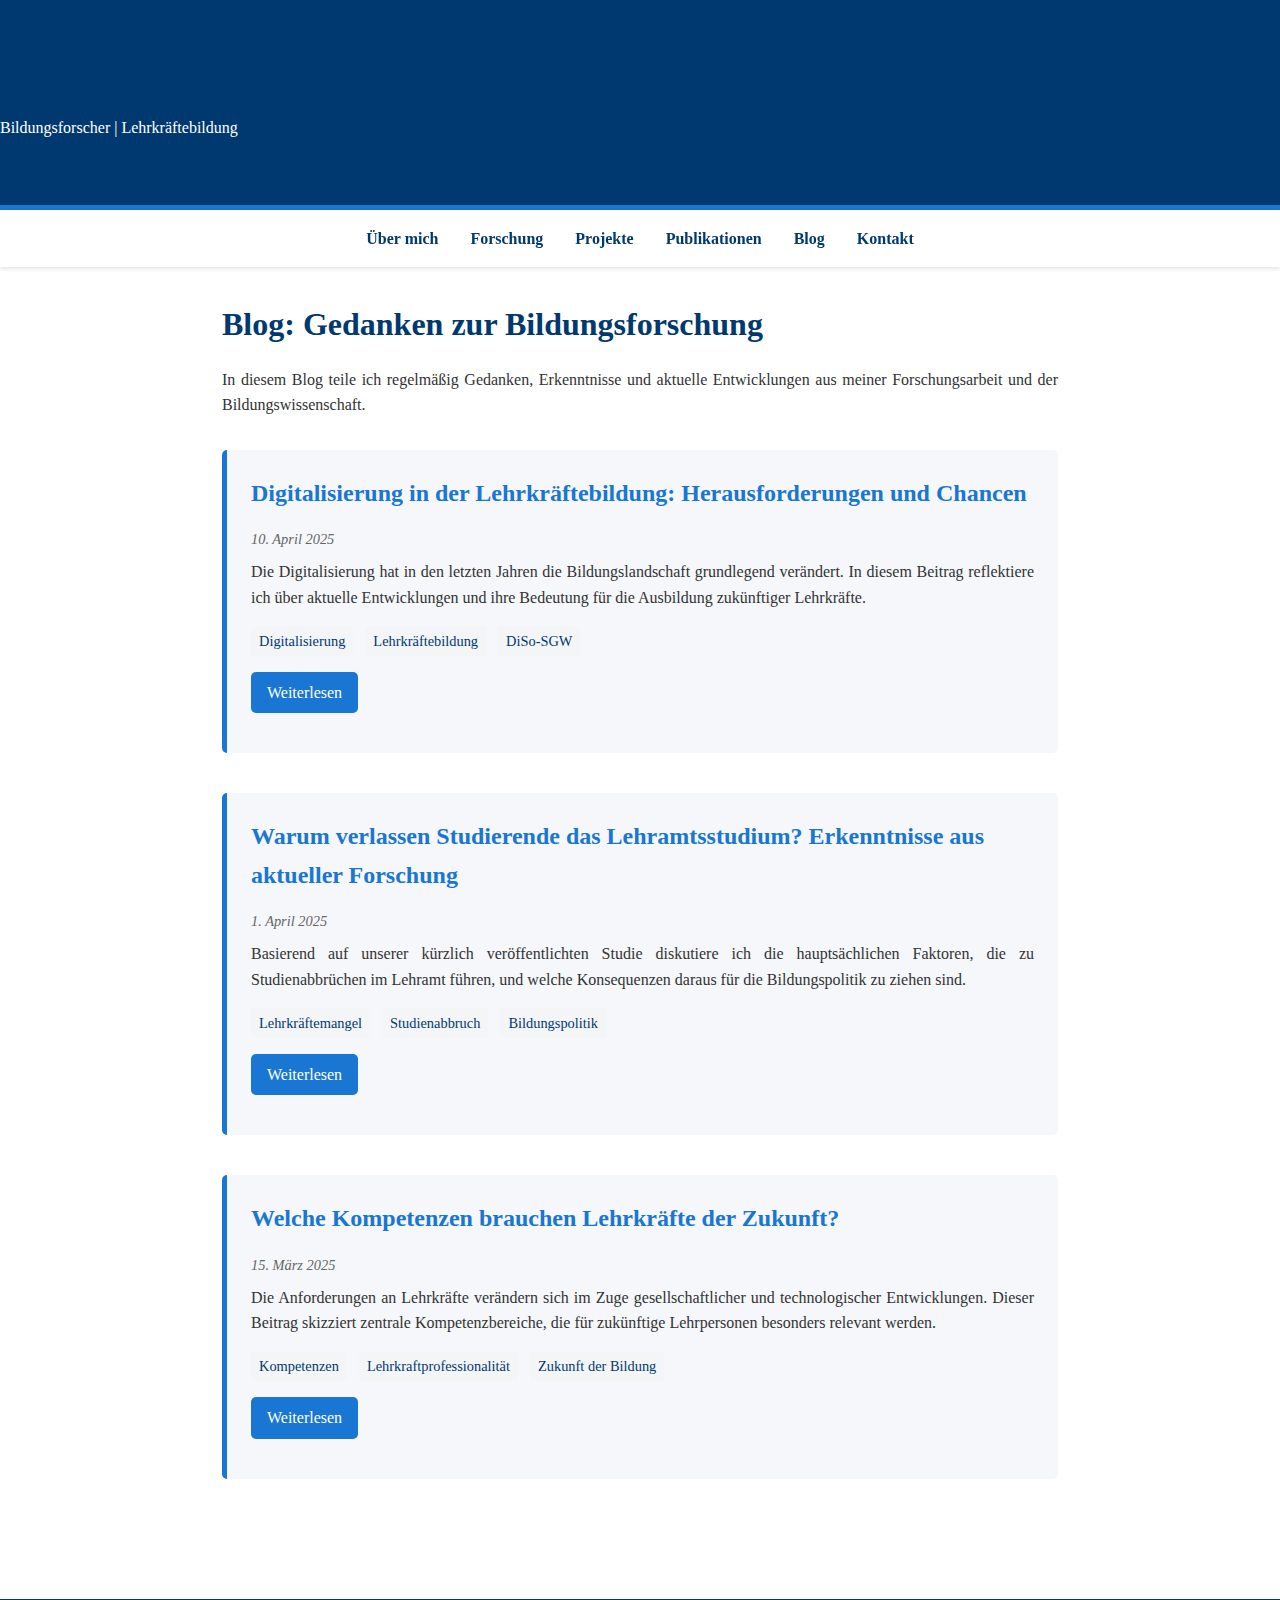
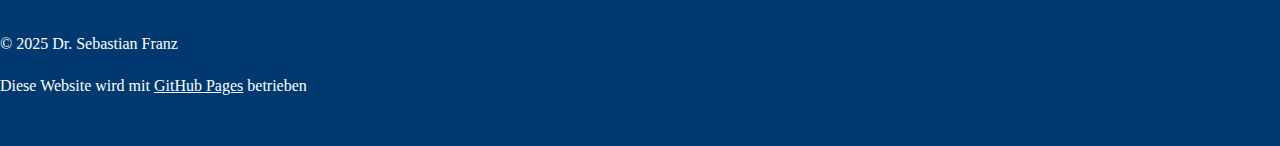
<file: blog.index.html>
<!DOCTYPE html>
<html lang="de">
<head>
    <meta charset="UTF-8">
    <meta name="viewport" content="width=device-width, initial-scale=1.0">
    <title>Blog | Dr. Sebastian Franz</title>
    <link rel="stylesheet" href="../styles.css">
    <style>
        .blog-container {
            max-width: 900px;
            margin: 0 auto;
        }
        
        .blog-list {
            margin-top: 2rem;
        }
        
        .blog-item {
            margin-bottom: 2.5rem;
            padding: 1.5rem;
            background-color: var(--light-bg);
            border-radius: 5px;
            border-left: 5px solid var(--secondary-color);
        }
        
        .blog-date {
            color: #666;
            font-style: italic;
            margin-bottom: 0.5rem;
        }
        
        .blog-tags {
            margin-top: 1rem;
        }
        
        .tag {
            display: inline-block;
            background-color: var(--accent-color);
            padding: 0.2rem 0.5rem;
            border-radius: 3px;
            margin-right: 0.5rem;
            font-size: 0.9rem;
            color: var(--primary-color);
        }
    </style>
</head>
<body>
    <header>
        <h1>Dr. Sebastian Franz</h1>
        <p>Bildungsforscher | Lehrkräftebildung</p>
    </header>
    
    <nav>
        <ul>
            <li><a href="../index.html#about">Über mich</a></li>
            <li><a href="../index.html#research">Forschung</a></li>
            <li><a href="../index.html#projects">Projekte</a></li>
            <li><a href="../index.html#publications">Publikationen</a></li>
            <li><a href="../index.html#blog">Blog</a></li>
            <li><a href="../index.html#contact">Kontakt</a></li>
        </ul>
    </nav>
    
    <div class="container blog-container">
        <h1>Blog: Gedanken zur Bildungsforschung</h1>
        <p>In diesem Blog teile ich regelmäßig Gedanken, Erkenntnisse und aktuelle Entwicklungen aus meiner Forschungsarbeit und der Bildungswissenschaft.</p>
        
        <div class="blog-list">
            <div class="blog-item">
                <h2><a href="digitalisierung-lehrkraeftebildung.html">Digitalisierung in der Lehrkräftebildung: Herausforderungen und Chancen</a></h2>
                <p class="blog-date">10. April 2025</p>
                <p>Die Digitalisierung hat in den letzten Jahren die Bildungslandschaft grundlegend verändert. In diesem Beitrag reflektiere ich über aktuelle Entwicklungen und ihre Bedeutung für die Ausbildung zukünftiger Lehrkräfte.</p>
                <div class="blog-tags">
                    <span class="tag">Digitalisierung</span>
                    <span class="tag">Lehrkräftebildung</span>
                    <span class="tag">DiSo-SGW</span>
                </div>
                <p><a href="digitalisierung-lehrkraeftebildung.html" class="button">Weiterlesen</a></p>
            </div>
            
            <div class="blog-item">
                <h2><a href="studienabbrueche-lehramt.html">Warum verlassen Studierende das Lehramtsstudium? Erkenntnisse aus aktueller Forschung</a></h2>
                <p class="blog-date">1. April 2025</p>
                <p>Basierend auf unserer kürzlich veröffentlichten Studie diskutiere ich die hauptsächlichen Faktoren, die zu Studienabbrüchen im Lehramt führen, und welche Konsequenzen daraus für die Bildungspolitik zu ziehen sind.</p>
                <div class="blog-tags">
                    <span class="tag">Lehrkräftemangel</span>
                    <span class="tag">Studienabbruch</span>
                    <span class="tag">Bildungspolitik</span>
                </div>
                <p><a href="studienabbrueche-lehramt.html" class="button">Weiterlesen</a></p>
            </div>
            
            <div class="blog-item">
                <h2><a href="kompetenzen-zukuenftige-lehrkraefte.html">Welche Kompetenzen brauchen Lehrkräfte der Zukunft?</a></h2>
                <p class="blog-date">15. März 2025</p>
                <p>Die Anforderungen an Lehrkräfte verändern sich im Zuge gesellschaftlicher und technologischer Entwicklungen. Dieser Beitrag skizziert zentrale Kompetenzbereiche, die für zukünftige Lehrpersonen besonders relevant werden.</p>
                <div class="blog-tags">
                    <span class="tag">Kompetenzen</span>
                    <span class="tag">Lehrkraftprofessionalität</span>
                    <span class="tag">Zukunft der Bildung</span>
                </div>
                <p><a href="kompetenzen-zukuenftige-lehrkraefte.html" class="button">Weiterlesen</a></p>
            </div>
        </div>
    </div>
    
    <footer>
        <p>&copy; 2025 Dr. Sebastian Franz</p>
        <p>Diese Website wird mit <a href="https://pages.github.com/" target="_blank">GitHub Pages</a> betrieben</p>
    </footer>

    <script src="../scripts.js"></script>
</body>
</html>
</file>
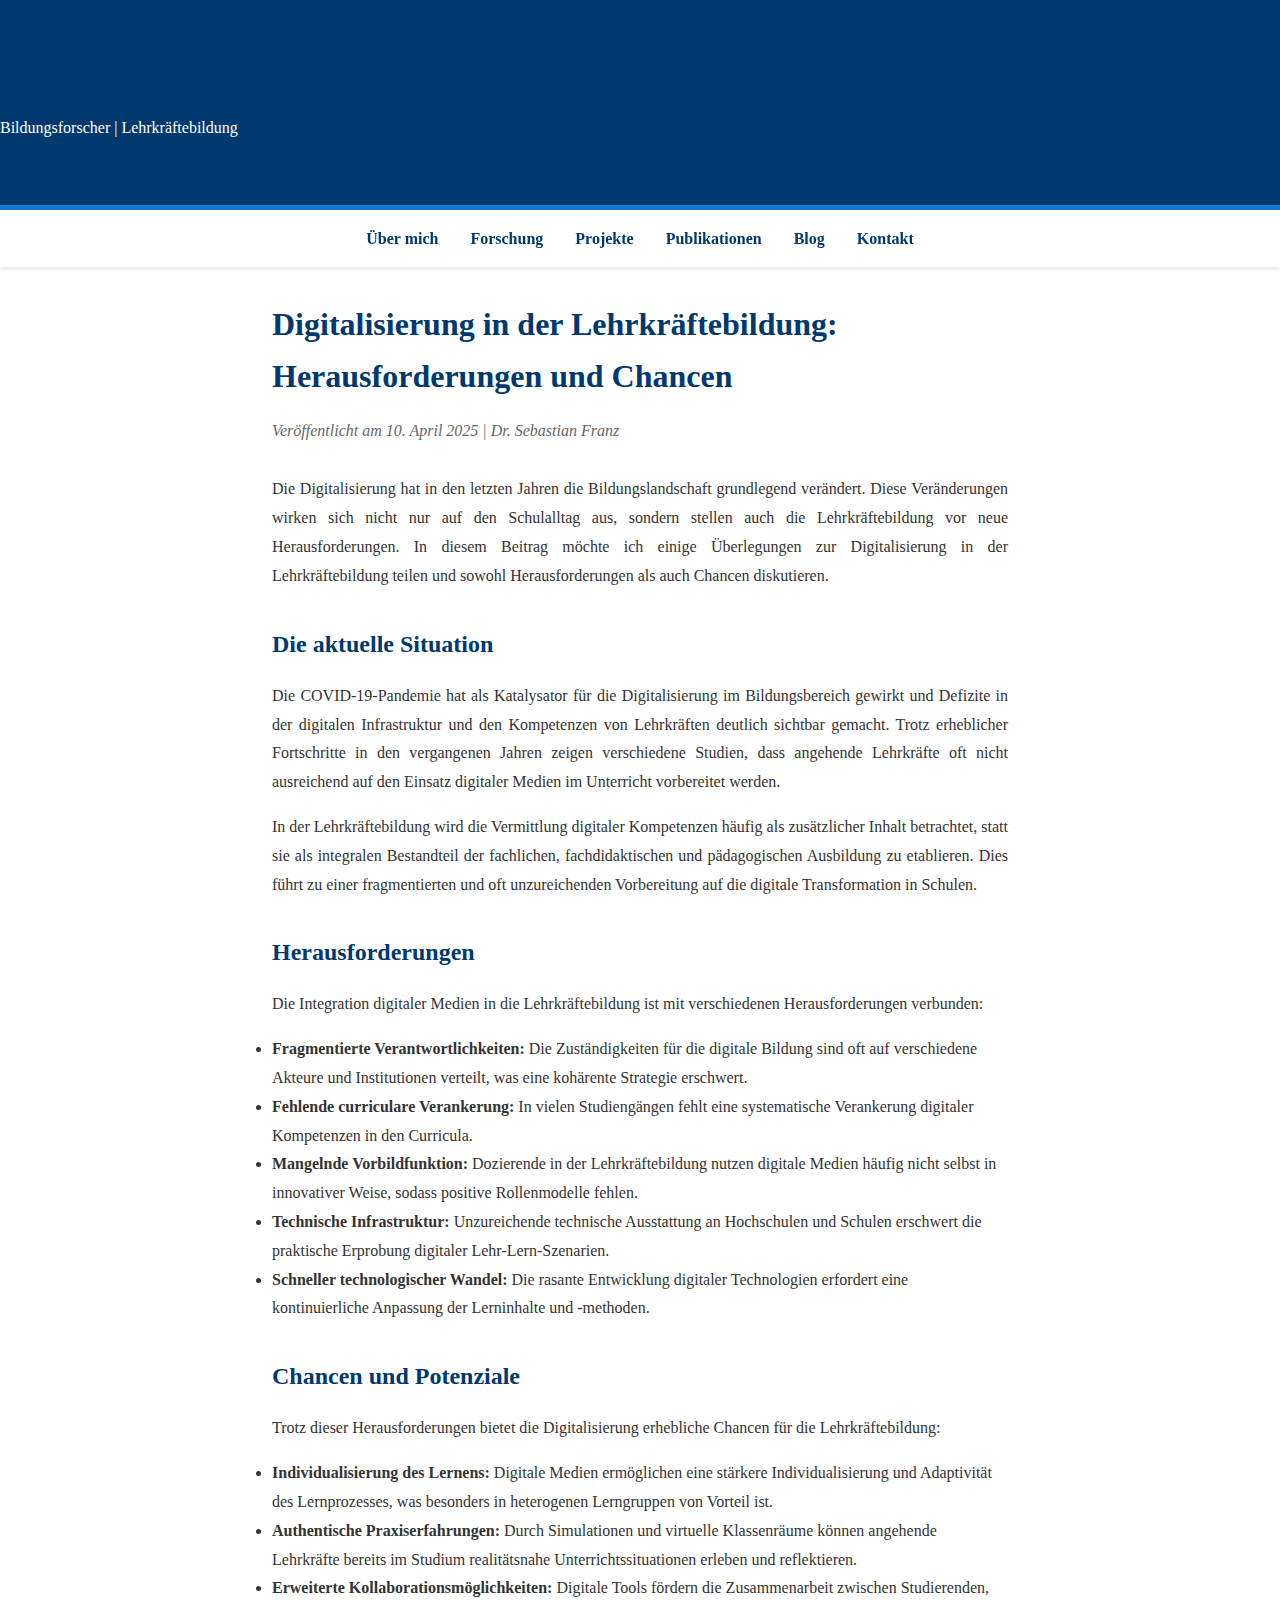
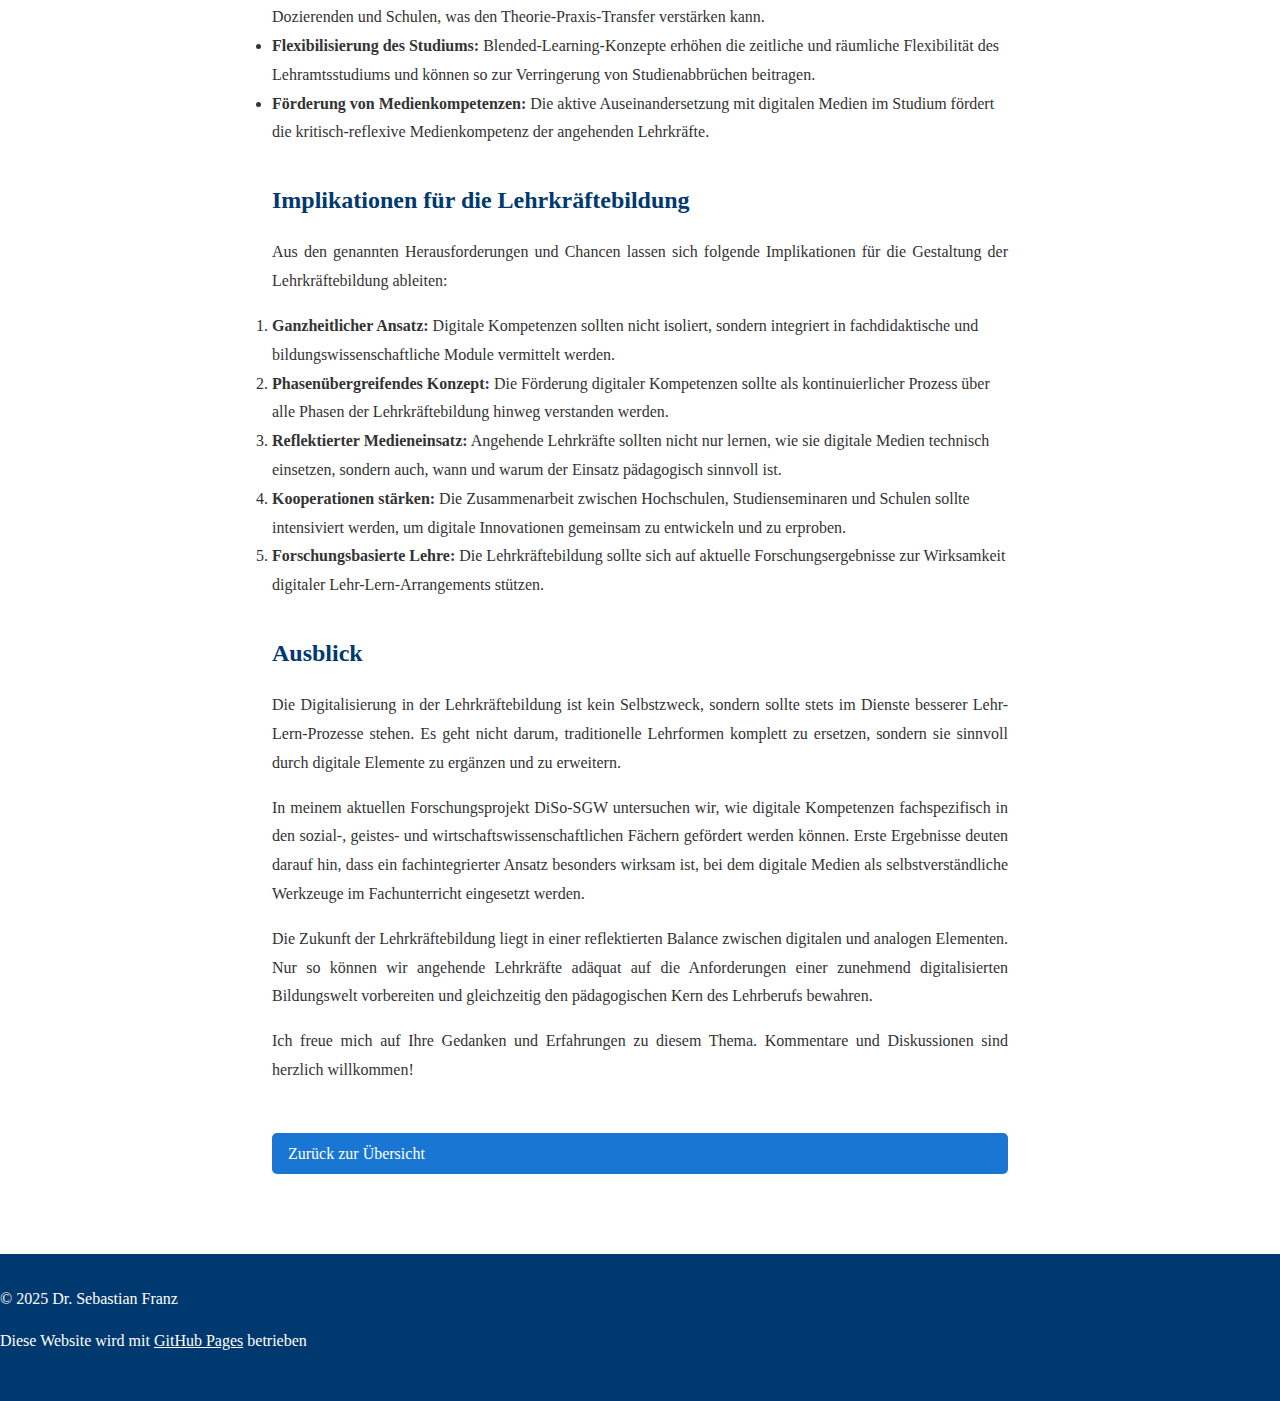
<file: blog.template.html>
<!DOCTYPE html>
<html lang="de">
<head>
    <meta charset="UTF-8">
    <meta name="viewport" content="width=device-width, initial-scale=1.0">
    <title>Digitalisierung in der Lehrkräftebildung: Herausforderungen und Chancen | Dr. Sebastian Franz</title>
    <link rel="stylesheet" href="../styles.css">
    <style>
        .blog-container {
            max-width: 800px;
            margin: 0 auto;
        }
        
        .blog-header {
            margin-bottom: 2rem;
        }
        
        .blog-content {
            line-height: 1.8;
        }
        
        .blog-content h2 {
            margin-top: 2rem;
        }
        
        .blog-meta {
            color: #666;
            font-style: italic;
            margin-bottom: 2rem;
        }
        
        .back-link {
            margin-top: 3rem;
            display: block;
        }
    </style>
</head>
<body>
    <header>
        <h1>Dr. Sebastian Franz</h1>
        <p>Bildungsforscher | Lehrkräftebildung</p>
    </header>
    
    <nav>
        <ul>
            <li><a href="../index.html#about">Über mich</a></li>
            <li><a href="../index.html#research">Forschung</a></li>
            <li><a href="../index.html#projects">Projekte</a></li>
            <li><a href="../index.html#publications">Publikationen</a></li>
            <li><a href="../index.html#blog">Blog</a></li>
            <li><a href="../index.html#contact">Kontakt</a></li>
        </ul>
    </nav>
    
    <div class="container blog-container">
        <article>
            <div class="blog-header">
                <h1>Digitalisierung in der Lehrkräftebildung: Herausforderungen und Chancen</h1>
                <div class="blog-meta">
                    <p>Veröffentlicht am 10. April 2025 | Dr. Sebastian Franz</p>
                </div>
            </div>
            
            <div class="blog-content">
                <p>Die Digitalisierung hat in den letzten Jahren die Bildungslandschaft grundlegend verändert. Diese Veränderungen wirken sich nicht nur auf den Schulalltag aus, sondern stellen auch die Lehrkräftebildung vor neue Herausforderungen. In diesem Beitrag möchte ich einige Überlegungen zur Digitalisierung in der Lehrkräftebildung teilen und sowohl Herausforderungen als auch Chancen diskutieren.</p>
                
                <h2>Die aktuelle Situation</h2>
                <p>Die COVID-19-Pandemie hat als Katalysator für die Digitalisierung im Bildungsbereich gewirkt und Defizite in der digitalen Infrastruktur und den Kompetenzen von Lehrkräften deutlich sichtbar gemacht. Trotz erheblicher Fortschritte in den vergangenen Jahren zeigen verschiedene Studien, dass angehende Lehrkräfte oft nicht ausreichend auf den Einsatz digitaler Medien im Unterricht vorbereitet werden.</p>
                
                <p>In der Lehrkräftebildung wird die Vermittlung digitaler Kompetenzen häufig als zusätzlicher Inhalt betrachtet, statt sie als integralen Bestandteil der fachlichen, fachdidaktischen und pädagogischen Ausbildung zu etablieren. Dies führt zu einer fragmentierten und oft unzureichenden Vorbereitung auf die digitale Transformation in Schulen.</p>
                
                <h2>Herausforderungen</h2>
                <p>Die Integration digitaler Medien in die Lehrkräftebildung ist mit verschiedenen Herausforderungen verbunden:</p>
                
                <ul>
                    <li><strong>Fragmentierte Verantwortlichkeiten:</strong> Die Zuständigkeiten für die digitale Bildung sind oft auf verschiedene Akteure und Institutionen verteilt, was eine kohärente Strategie erschwert.</li>
                    <li><strong>Fehlende curriculare Verankerung:</strong> In vielen Studiengängen fehlt eine systematische Verankerung digitaler Kompetenzen in den Curricula.</li>
                    <li><strong>Mangelnde Vorbildfunktion:</strong> Dozierende in der Lehrkräftebildung nutzen digitale Medien häufig nicht selbst in innovativer Weise, sodass positive Rollenmodelle fehlen.</li>
                    <li><strong>Technische Infrastruktur:</strong> Unzureichende technische Ausstattung an Hochschulen und Schulen erschwert die praktische Erprobung digitaler Lehr-Lern-Szenarien.</li>
                    <li><strong>Schneller technologischer Wandel:</strong> Die rasante Entwicklung digitaler Technologien erfordert eine kontinuierliche Anpassung der Lerninhalte und -methoden.</li>
                </ul>
                
                <h2>Chancen und Potenziale</h2>
                <p>Trotz dieser Herausforderungen bietet die Digitalisierung erhebliche Chancen für die Lehrkräftebildung:</p>
                
                <ul>
                    <li><strong>Individualisierung des Lernens:</strong> Digitale Medien ermöglichen eine stärkere Individualisierung und Adaptivität des Lernprozesses, was besonders in heterogenen Lerngruppen von Vorteil ist.</li>
                    <li><strong>Authentische Praxiserfahrungen:</strong> Durch Simulationen und virtuelle Klassenräume können angehende Lehrkräfte bereits im Studium realitätsnahe Unterrichtssituationen erleben und reflektieren.</li>
                    <li><strong>Erweiterte Kollaborationsmöglichkeiten:</strong> Digitale Tools fördern die Zusammenarbeit zwischen Studierenden, Dozierenden und Schulen, was den Theorie-Praxis-Transfer verstärken kann.</li>
                    <li><strong>Flexibilisierung des Studiums:</strong> Blended-Learning-Konzepte erhöhen die zeitliche und räumliche Flexibilität des Lehramtsstudiums und können so zur Verringerung von Studienabbrüchen beitragen.</li>
                    <li><strong>Förderung von Medienkompetenzen:</strong> Die aktive Auseinandersetzung mit digitalen Medien im Studium fördert die kritisch-reflexive Medienkompetenz der angehenden Lehrkräfte.</li>
                </ul>
                
                <h2>Implikationen für die Lehrkräftebildung</h2>
                <p>Aus den genannten Herausforderungen und Chancen lassen sich folgende Implikationen für die Gestaltung der Lehrkräftebildung ableiten:</p>
                
                <ol>
                    <li><strong>Ganzheitlicher Ansatz:</strong> Digitale Kompetenzen sollten nicht isoliert, sondern integriert in fachdidaktische und bildungswissenschaftliche Module vermittelt werden.</li>
                    <li><strong>Phasenübergreifendes Konzept:</strong> Die Förderung digitaler Kompetenzen sollte als kontinuierlicher Prozess über alle Phasen der Lehrkräftebildung hinweg verstanden werden.</li>
                    <li><strong>Reflektierter Medieneinsatz:</strong> Angehende Lehrkräfte sollten nicht nur lernen, wie sie digitale Medien technisch einsetzen, sondern auch, wann und warum der Einsatz pädagogisch sinnvoll ist.</li>
                    <li><strong>Kooperationen stärken:</strong> Die Zusammenarbeit zwischen Hochschulen, Studienseminaren und Schulen sollte intensiviert werden, um digitale Innovationen gemeinsam zu entwickeln und zu erproben.</li>
                    <li><strong>Forschungsbasierte Lehre:</strong> Die Lehrkräftebildung sollte sich auf aktuelle Forschungsergebnisse zur Wirksamkeit digitaler Lehr-Lern-Arrangements stützen.</li>
                </ol>
                
                <h2>Ausblick</h2>
                <p>Die Digitalisierung in der Lehrkräftebildung ist kein Selbstzweck, sondern sollte stets im Dienste besserer Lehr-Lern-Prozesse stehen. Es geht nicht darum, traditionelle Lehrformen komplett zu ersetzen, sondern sie sinnvoll durch digitale Elemente zu ergänzen und zu erweitern.</p>
                
                <p>In meinem aktuellen Forschungsprojekt DiSo-SGW untersuchen wir, wie digitale Kompetenzen fachspezifisch in den sozial-, geistes- und wirtschaftswissenschaftlichen Fächern gefördert werden können. Erste Ergebnisse deuten darauf hin, dass ein fachintegrierter Ansatz besonders wirksam ist, bei dem digitale Medien als selbstverständliche Werkzeuge im Fachunterricht eingesetzt werden.</p>
                
                <p>Die Zukunft der Lehrkräftebildung liegt in einer reflektierten Balance zwischen digitalen und analogen Elementen. Nur so können wir angehende Lehrkräfte adäquat auf die Anforderungen einer zunehmend digitalisierten Bildungswelt vorbereiten und gleichzeitig den pädagogischen Kern des Lehrberufs bewahren.</p>
                
                <p>Ich freue mich auf Ihre Gedanken und Erfahrungen zu diesem Thema. Kommentare und Diskussionen sind herzlich willkommen!</p>
            </div>
            
            <a href="../index.html#blog" class="back-link button">Zurück zur Übersicht</a>
        </article>
    </div>
    
    <footer>
        <p>&copy; 2025 Dr. Sebastian Franz</p>
        <p>Diese Website wird mit <a href="https://pages.github.com/" target="_blank">GitHub Pages</a> betrieben</p>
    </footer>

    <script src="../scripts.js"></script>
</body>
</html>
</file>
<file: styles.css>
:root {
    --primary-color: #00396f;
    --secondary-color: #1976d2;
    --accent-color: #f4f5f7;
    --text-color: #333;
    --light-bg: #f5f7fa;
    --border-color: #e0e0e0;
}

* {
    margin: 0;
    padding: 0;
    box-sizing: border-box;
}

body {
    font-family: 'Times New Roman', Times, serif;
    line-height: 1.6;
    color: var(--text-color);
    background-color: #fff;
}

/* Typography */
h1, h2, h3, h4, h5, h6 {
    font-family: 'Georgia', serif;
    margin-bottom: 1rem;
    color: var(--primary-color);
}

p {
    margin-bottom: 1rem;
    text-align: justify;
}

a {
    color: var(--secondary-color);
    text-decoration: none;
    transition: color 0.3s;
}

a:hover {
    color: var(--primary-color);
    text-decoration: underline;
}

/* Layout */
header {
    background-color: var(--primary-color);
    color: white;
    padding: 3rem 0;
    text-align: center;
    border-bottom: 5px solid var(--secondary-color);
}

nav {
    background-color: #fff;
    box-shadow: 0 2px 4px rgba(0,0,0,0.1);
    position: sticky;
    top: 0;
    z-index: 100;
}

nav ul {
    display: flex;
    justify-content: center;
    list-style: none;
    padding: 0;
}

nav ul li {
    padding: 1rem;
}

nav ul li a {
    text-decoration: none;
    color: var(--primary-color);
    font-weight: bold;
    transition: color 0.3s;
    font-family: 'Georgia', serif;
}

nav ul li a:hover {
    color: var(--secondary-color);
}

.container {
    max-width: 1200px;
    margin: 0 auto;
    padding: 2rem;
}

section {
    margin: 3rem 0;
    padding-top: 1rem;
}

/* Components */
.profile-image {
    border-radius: 50%;
    width: 150px;
    height: 150px;
    object-fit: cover;
    margin-bottom: 1rem;
    border: 3px solid white;
    box-shadow: 0 4px 8px rgba(0,0,0,0.2);
}

.research-areas {
    display: grid;
    grid-template-columns: repeat(auto-fill, minmax(350px, 1fr));
    gap: 2rem;
    margin-top: 2rem;
}

.research-card {
    background-color: var(--light-bg);
    padding: 1.5rem;
    border-radius: 5px;
    box-shadow: 0 2px 5px rgba(0,0,0,0.1);
    border-left: 5px solid var(--secondary-color);
}

.publications-list {
    list-style-type: none;
    margin-top: 1.5rem;
}

.publications-list li {
    margin-bottom: 1.5rem;
    padding: 1.5rem;
    background-color: var(--light-bg);
    border-radius: 5px;
    border-left: 5px solid var(--secondary-color);
}

.blog-preview {
    margin-top: 2rem;
}

.blog-card {
    margin-bottom: 2rem;
    padding: 1.5rem;
    background-color: var(--light-bg);
    border-radius: 5px;
    border-left: 5px solid var(--secondary-color);
}

.blog-date {
    color: #666;
    font-size: 0.9rem;
    margin-bottom: 0.5rem;
    font-style: italic;
}

footer {
    background-color: var(--primary-color);
    color: white;
    text-align: center;
    padding: 2rem 0;
    margin-top: 3rem;
}

footer a {
    color: white;
    text-decoration: underline;
}

.social-links {
    margin: 1.5rem 0;
}

.social-links a {
    color: var(--secondary-color);
    margin: 0 0.5rem;
    font-weight: bold;
}

.button {
    display: inline-block;
    background-color: var(--secondary-color);
    color: white !important;
    padding: 0.5rem 1rem;
    border-radius: 5px;
    margin-top: 1rem;
    text-decoration: none !important;
    transition: background-color 0.3s;
}

.button:hover {
    background-color: var(--primary-color);
}

.publication-links {
    text-align: center;
    margin-top: 2rem;
}

/* BibTeX specific styling */
.bibtex_structure {
    margin-top: 1.5rem;
}

.bibtex_entry {
    margin-bottom: 1.5rem;
    padding: 1.5rem;
    background-color: var(--light-bg);
    border-radius: 5px;
    border-left: 5px solid var(--secondary-color);
}

.bibtex_title {
    font-weight: bold;
}

.bibtex_author {
    font-style: italic;
}

/* Responsive Design */
@media (max-width: 768px) {
    nav ul {
        flex-direction: column;
        align-items: center;
    }
    
    .research-areas {
        grid-template-columns: 1fr;
    }
    
    .container {
        padding: 1rem;
    }
}
</file>
